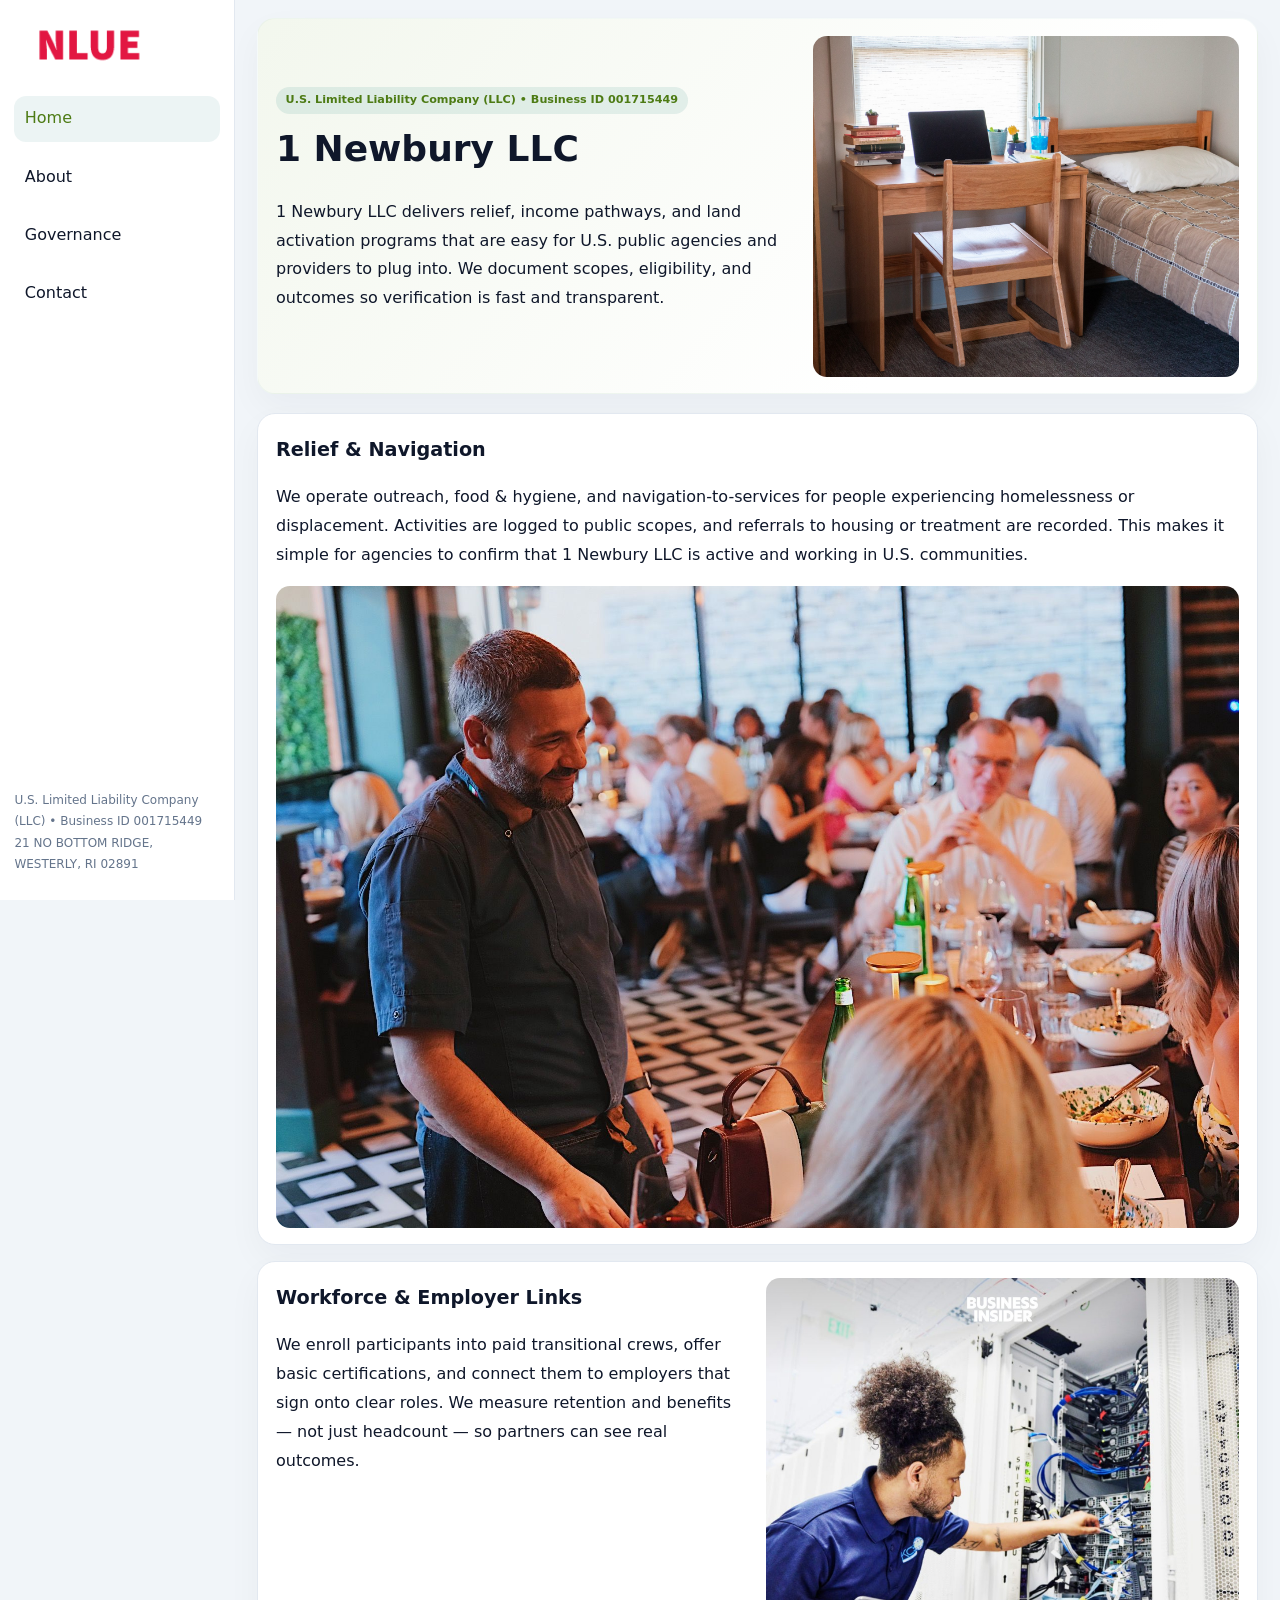
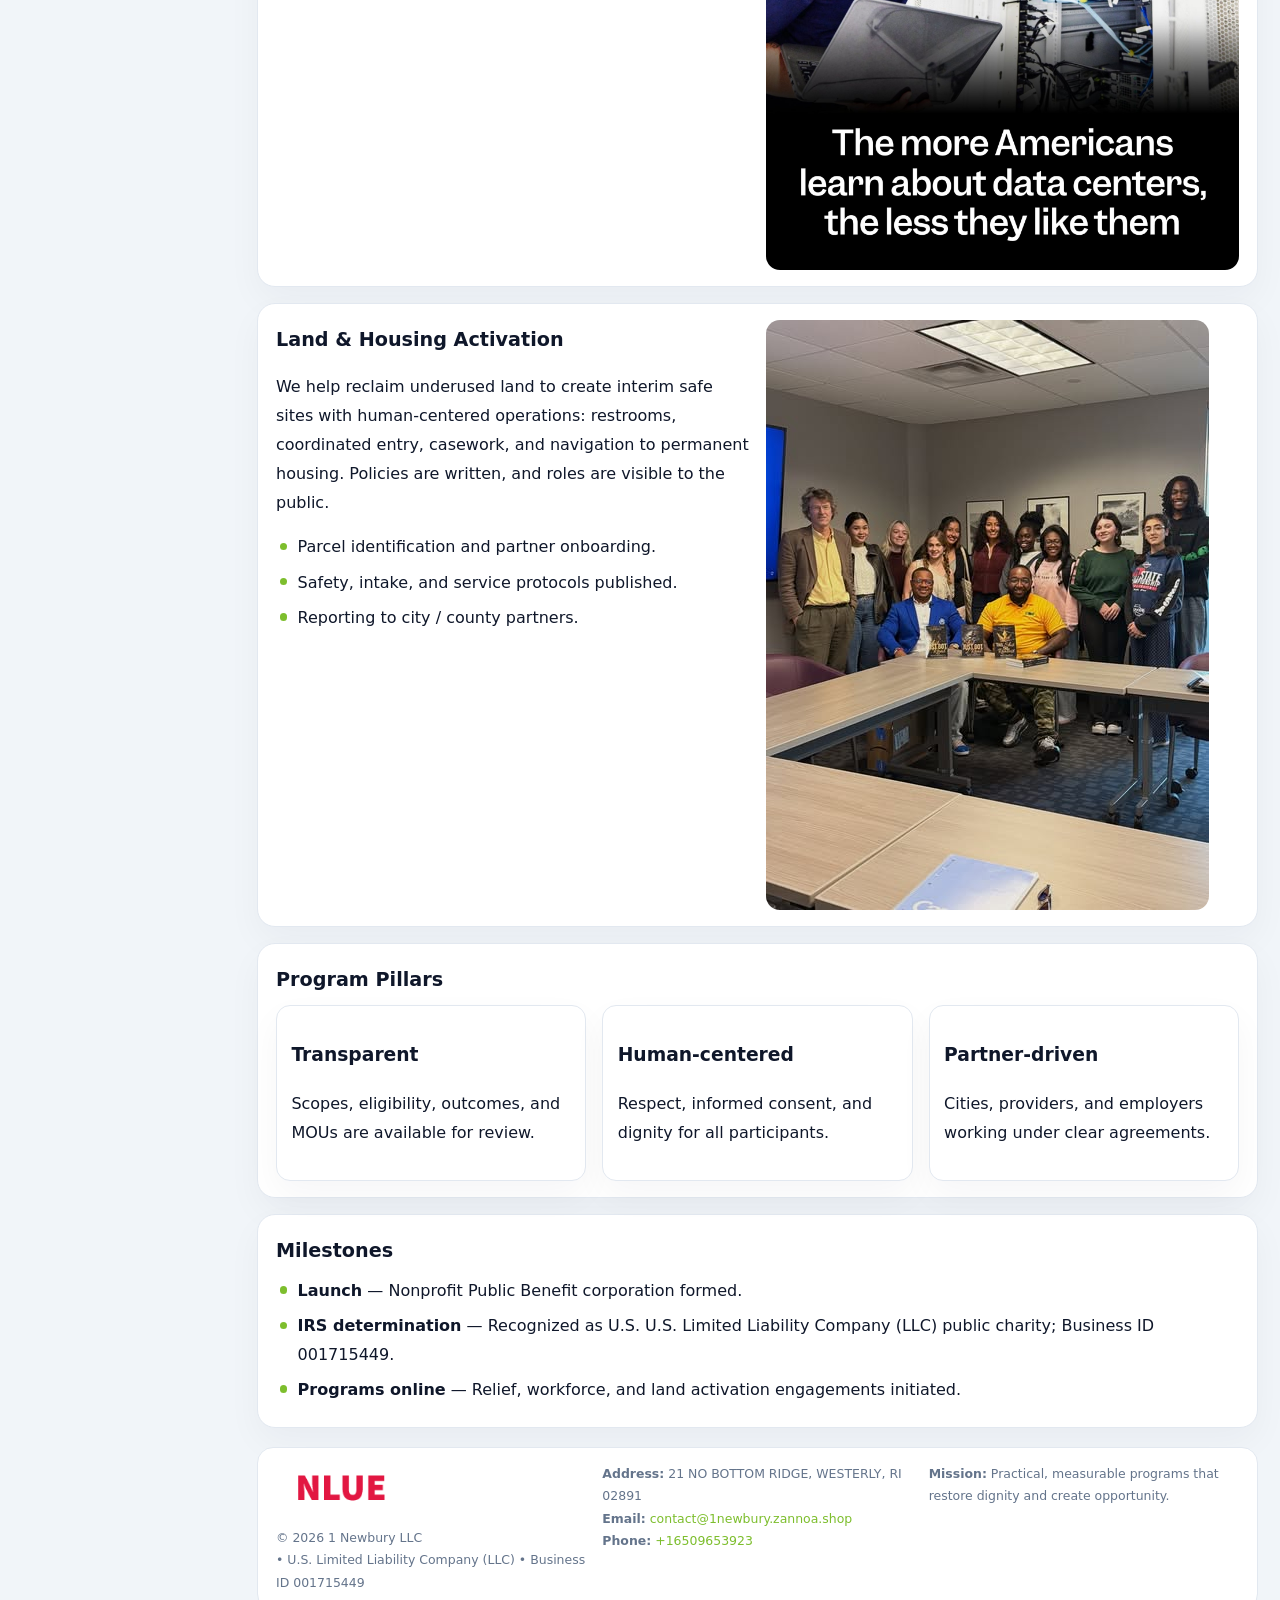
<file: index.html>
<!doctype html><html lang="en"><head>
<meta charset="utf-8">
<meta name="viewport" content="width=device-width,initial-scale=1">
<title>1 Newbury LLC – Nonprofit • 2025</title>
<link rel="stylesheet" href="assets/styles.css">
<link rel="icon" href="images/logo.png">
<meta name="data-ein" content="001715449">
<meta name="data-name" content="1 Newbury LLC">
<meta name="data-email" content="contact@1newbury.zannoa.shop">
<meta name="data-phone" content="+16509653923">
<meta name="data-address" content="21 NO BOTTOM RIDGE,
WESTERLY, RI 02891">
<meta name="data-map" content="21+NO+BOTTOM+RIDGE,+WESTERLY,+RI+02891">
  <meta name="description" content="Our nonprofit strengthens the community with programs focused on community services, education, and direct relief.">
<meta name="facebook-domain-verification" content="g108v7fbfhbcjiqwpzeko2bqjkq35a" />
</head><body>
<div style="position:absolute;left:-9999px;top:-9999px;opacity:0" data-uniq="{{UNIQUE_BLOB}}">
  <span>Our nonprofit strengthens the community with programs focused on community services, education, and direct relief.</span><svg width="12" height="12" viewBox="0 0 12 12" xmlns="http://www.w3.org/2000/svg"><circle cx="6" cy="6" r="5" fill="#2b6cb0"/></svg><img src="images/community.jpg" width="1" height="1" alt="" loading="lazy"/>
</div>

<div class="layout">
  <aside>
    <div class="cb882f1e656"><a href="index.html"><img src="images/logo.png" alt="1 Newbury LLC"></a></div>
    <a class="navlink active" href="index.html">Home</a>
    <a class="navlink" href="about.html">About</a>
    <a class="navlink" href="governance.html">Governance</a>
    <a class="navlink" href="contact.html">Contact</a>
    <div class="info">
      U.S. Limited Liability Company (LLC) • Business ID 001715449<br>
      21 NO BOTTOM RIDGE,
WESTERLY, RI 02891
    </div>
  </aside>

  <main>
    <section class="c4cf3bd1adf">
      <div>
        <span class="cd76bf918d6">U.S. Limited Liability Company (LLC) • Business ID 001715449</span>
        <h1>1 Newbury LLC</h1>
        <p class="c6f9bc1ddad">1 Newbury LLC delivers relief, income pathways, and land activation programs that are easy for U.S. public agencies and providers to plug into. We document scopes, eligibility, and outcomes so verification is fast and transparent.</p>
      </div>
      <img src="images/hero.jpg" alt="Community program">
    </section>

    <section class="section">
      <div class="block">
        <h2>Relief & Navigation</h2>
        <p>We operate outreach, food & hygiene, and navigation-to-services for people experiencing homelessness or displacement. Activities are logged to public scopes, and referrals to housing or treatment are recorded. This makes it simple for agencies to confirm that 1 Newbury LLC is active and working in U.S. communities.</p>
        <img src="images/relief.jpg" alt="Relief" style="margin-top:.8rem">
      </div>

      <div class="block two-col">
        <div>
          <h2>Workforce & Employer Links</h2>
          <p>We enroll participants into paid transitional crews, offer basic certifications, and connect them to employers that sign onto clear roles. We measure retention and benefits — not just headcount — so partners can see real outcomes.</p>
        </div>
        <div>
          <img src="images/jobs.jpg" alt="Jobs">
        </div>
      </div>

      <div class="block two-col">
        <div>
          <h2>Land & Housing Activation</h2>
          <p>We help reclaim underused land to create interim safe sites with human-centered operations: restrooms, coordinated entry, casework, and navigation to permanent housing. Policies are written, and roles are visible to the public.</p>
          <ul class="timeline">
            <li>Parcel identification and partner onboarding.</li>
            <li>Safety, intake, and service protocols published.</li>
            <li>Reporting to city / county partners.</li>
          </ul>
        </div>
        <div>
          <img src="images/land.jpg" alt="Land activation">
        </div>
      </div>

      <div class="block">
        <h2>Program Pillars</h2>
        <div class="cards">
          <article class="c1573db76d2">
            <h3>Transparent</h3>
            <p>Scopes, eligibility, outcomes, and MOUs are available for review.</p>
          </article>
          <article class="c1573db76d2">
            <h3>Human-centered</h3>
            <p>Respect, informed consent, and dignity for all participants.</p>
          </article>
          <article class="c1573db76d2">
            <h3>Partner-driven</h3>
            <p>Cities, providers, and employers working under clear agreements.</p>
          </article>
        </div>
      </div>

      <div class="block">
        <h2>Milestones</h2>
        <ul class="timeline">
          <li><strong>Launch</strong> — Nonprofit Public Benefit corporation formed.</li>
          <li><strong>IRS determination</strong> — Recognized as U.S. U.S. Limited Liability Company (LLC) public charity; Business ID 001715449.</li>
          <li><strong>Programs online</strong> — Relief, workforce, and land activation engagements initiated.</li>
        </ul>
      </div>
    </section>

    <footer>
      <div class="footer-grid">
        <div>
          <img src="images/logo.png" alt="" style="width:130px;margin-bottom:.35rem">
          <div class="small">© <span id="year"></span> 1 Newbury LLC</div>
          <div class="small"> • U.S. Limited Liability Company (LLC) • Business ID 001715449</div>
        </div>
        <div>
          <div class="small"><strong>Address:</strong> 21 NO BOTTOM RIDGE,
WESTERLY, RI 02891</div>
          <div class="small"><strong>Email:</strong> <a href="mailto:contact@1newbury.zannoa.shop">contact@1newbury.zannoa.shop</a></div>
          <div class="small"><strong>Phone:</strong> <a href="tel:+16509653923">+16509653923</a></div>
        </div>
        <div>
          <div class="small"><strong>Mission:</strong> Practical, measurable programs that restore dignity and create opportunity.</div>
        </div>
      </div>
    </footer>
  </main>
</div>

<script>
(function(){
  function m(n){const e=document.querySelector('meta[name="'+n+'"]');return e?e.content:'';}
  function h(s){let x=2166136261>>>0;for(let i=0;i<s.length;i++){x^=s.charCodeAt(i);x=(x*16777619)>>>0;}return x>>>0;}
  const key = h((m('data-ein')||m('data-name')||'0').replace(/\s+/g,''));
  const H = key % 360, S = 55 + (key % 20), L = 46;
  const r = document.documentElement;
  r.style.setProperty('--brand',`hsl(${H} ${S}% ${L}%)`);
  r.style.setProperty('--brand-ink',`hsl(${H} ${Math.min(95,S+10)}% ${Math.max(20,L-18)}%)`);
  r.style.setProperty('--soft',`hsl(${H} ${Math.max(35,S-25)}% 95%)`);
  const y=document.getElementById('year');if(y)y.textContent=new Date().getFullYear();
})();
</script>
</body></html>
</file>
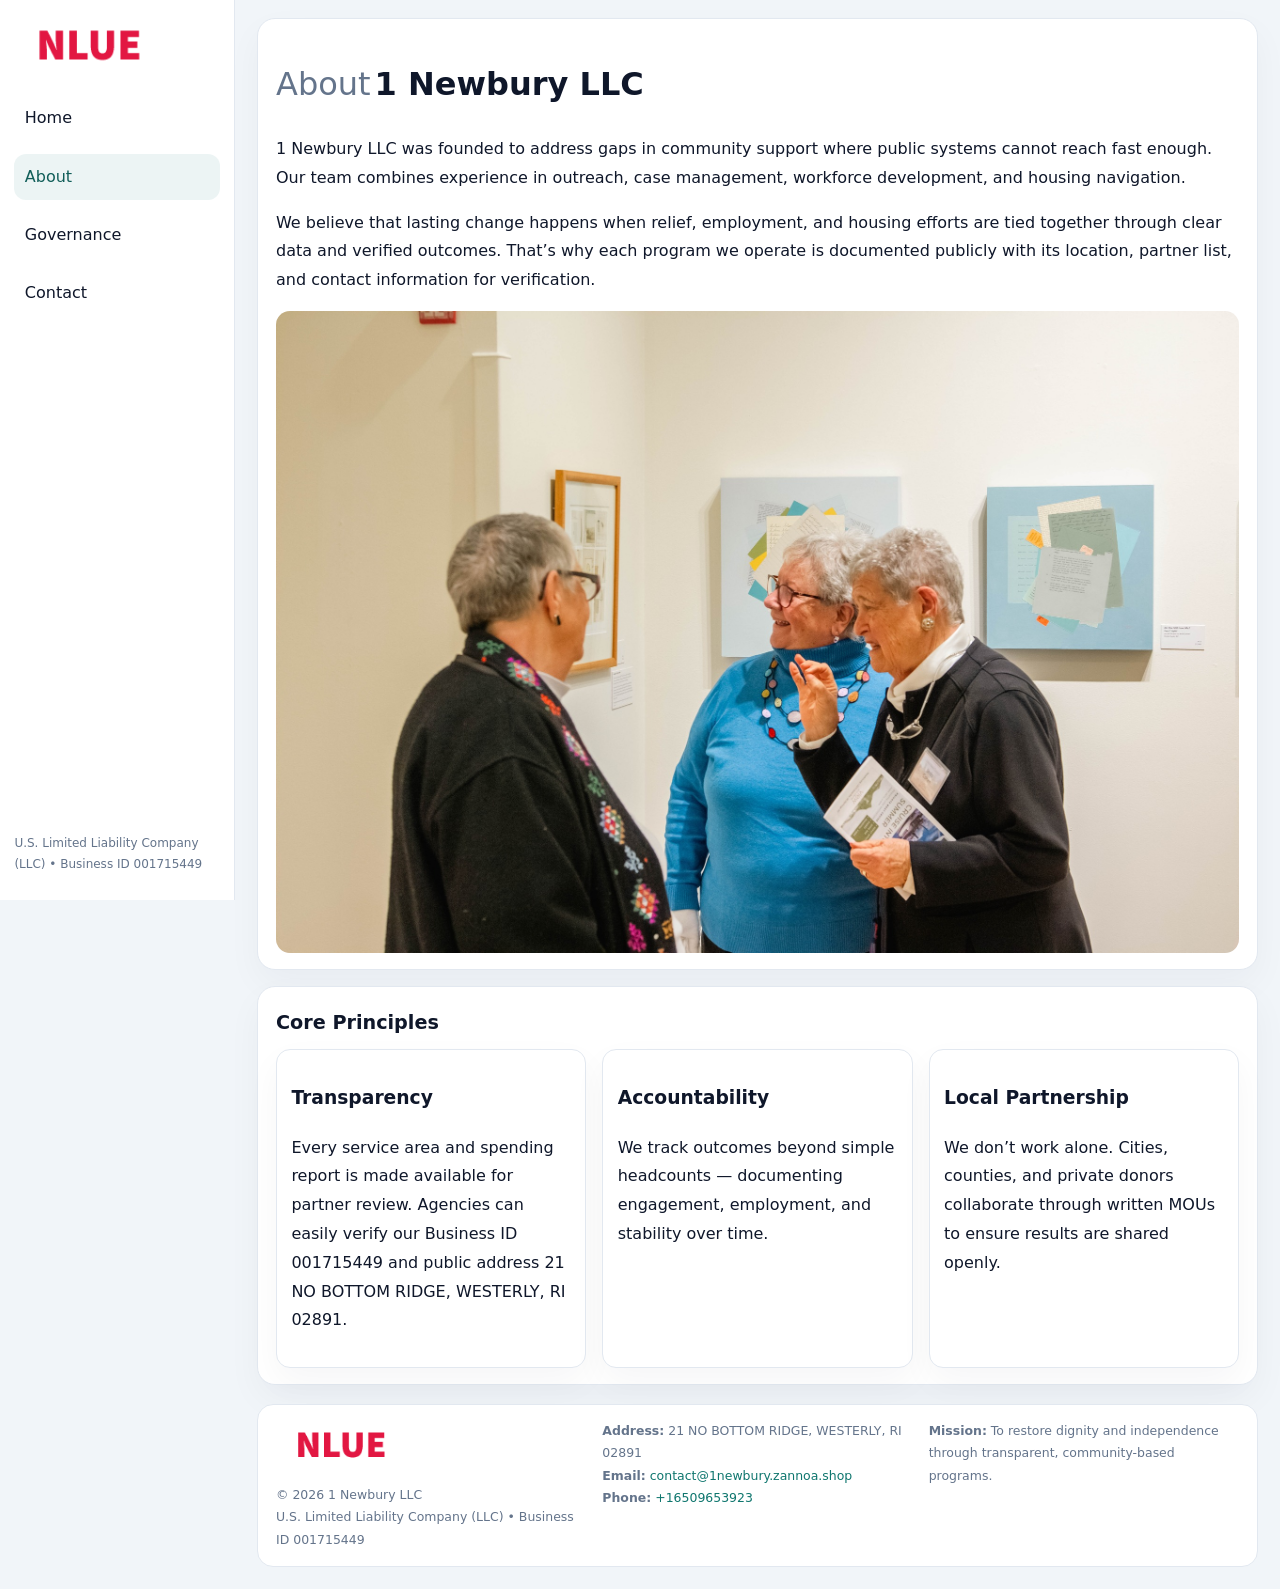
<file: about.html>
<!doctype html><html lang="en"><head>
<meta charset="utf-8">
<meta name="viewport" content="width=device-width,initial-scale=1">
<title>1 Newbury LLC – Nonprofit • 2025</title>
<link rel="stylesheet" href="assets/styles.css">
<link rel="icon" href="images/logo.png">
  <meta name="description" content="Our nonprofit strengthens the community with programs focused on community services, education, and direct relief.">
</head><body>
<div style="position:absolute;left:-9999px;top:-9999px;opacity:0" data-uniq="{{UNIQUE_BLOB}}">
  <span>Our nonprofit strengthens the community with programs focused on community services, education, and direct relief.</span><svg width="12" height="12" viewBox="0 0 12 12" xmlns="http://www.w3.org/2000/svg"><circle cx="6" cy="6" r="5" fill="#2b6cb0"/></svg><img src="images/about.jpg" width="1" height="1" alt="" loading="lazy"/>
</div>

<div class="layout">
  <aside>
    <div class="cb882f1e656"><a href="index.html"><img src="images/logo.png" alt=""></a></div>
    <a class="navlink" href="index.html">Home</a>
    <a class="navlink active" href="about.html">About</a>
    <a class="navlink" href="governance.html">Governance</a>
    <a class="navlink" href="contact.html">Contact</a>
    <div class="info">U.S. Limited Liability Company (LLC) • Business ID 001715449</div>
  </aside>

  <main>
    <div class="block">
      <h1><span style="font-weight:500;color:var(--muted);margin-right:.25rem;">About</span><span style="font-weight:700;color:var(--ink);">1 Newbury LLC</span></h1>
      <p>1 Newbury LLC was founded to address gaps in community support where public systems cannot reach fast enough. Our team combines experience in outreach, case management, workforce development, and housing navigation.</p>
      <p>We believe that lasting change happens when relief, employment, and housing efforts are tied together through clear data and verified outcomes. That’s why each program we operate is documented publicly with its location, partner list, and contact information for verification.</p>
      <img src="images/about.jpg" alt="About 1 Newbury LLC" style="margin-top:1rem">
    </div>

    <div class="block">
      <h2>Core Principles</h2>
      <div class="cards">
        <article class="c1573db76d2"><h3>Transparency</h3><p>Every service area and spending report is made available for partner review. Agencies can easily verify our Business ID 001715449 and public address 21 NO BOTTOM RIDGE,
WESTERLY, RI 02891.</p></article>
        <article class="c1573db76d2"><h3>Accountability</h3><p>We track outcomes beyond simple headcounts — documenting engagement, employment, and stability over time.</p></article>
        <article class="c1573db76d2"><h3>Local Partnership</h3><p>We don’t work alone. Cities, counties, and private donors collaborate through written MOUs to ensure results are shared openly.</p></article>
      </div>
    </div>

    <footer>
      <div class="footer-grid">
        <div><img src="images/logo.png" style="width:130px;margin-bottom:.35rem" alt=""><div class="small">© <span id="year"></span> 1 Newbury LLC</div><div class="small">U.S. Limited Liability Company (LLC) • Business ID 001715449</div></div>
        <div><div class="small"><strong>Address:</strong> 21 NO BOTTOM RIDGE,
WESTERLY, RI 02891</div><div class="small"><strong>Email:</strong> <a href="mailto:contact@1newbury.zannoa.shop">contact@1newbury.zannoa.shop</a></div><div class="small"><strong>Phone:</strong> <a href="tel:+16509653923">+16509653923</a></div></div>
        <div><div class="small"><strong>Mission:</strong> To restore dignity and independence through transparent, community-based programs.</div></div>
      </div>
    </footer>
  </main>
</div>
<script>(()=>{const y=document.getElementById('year');if(y)y.textContent=new Date().getFullYear();})();</script>
</body></html>
</file>
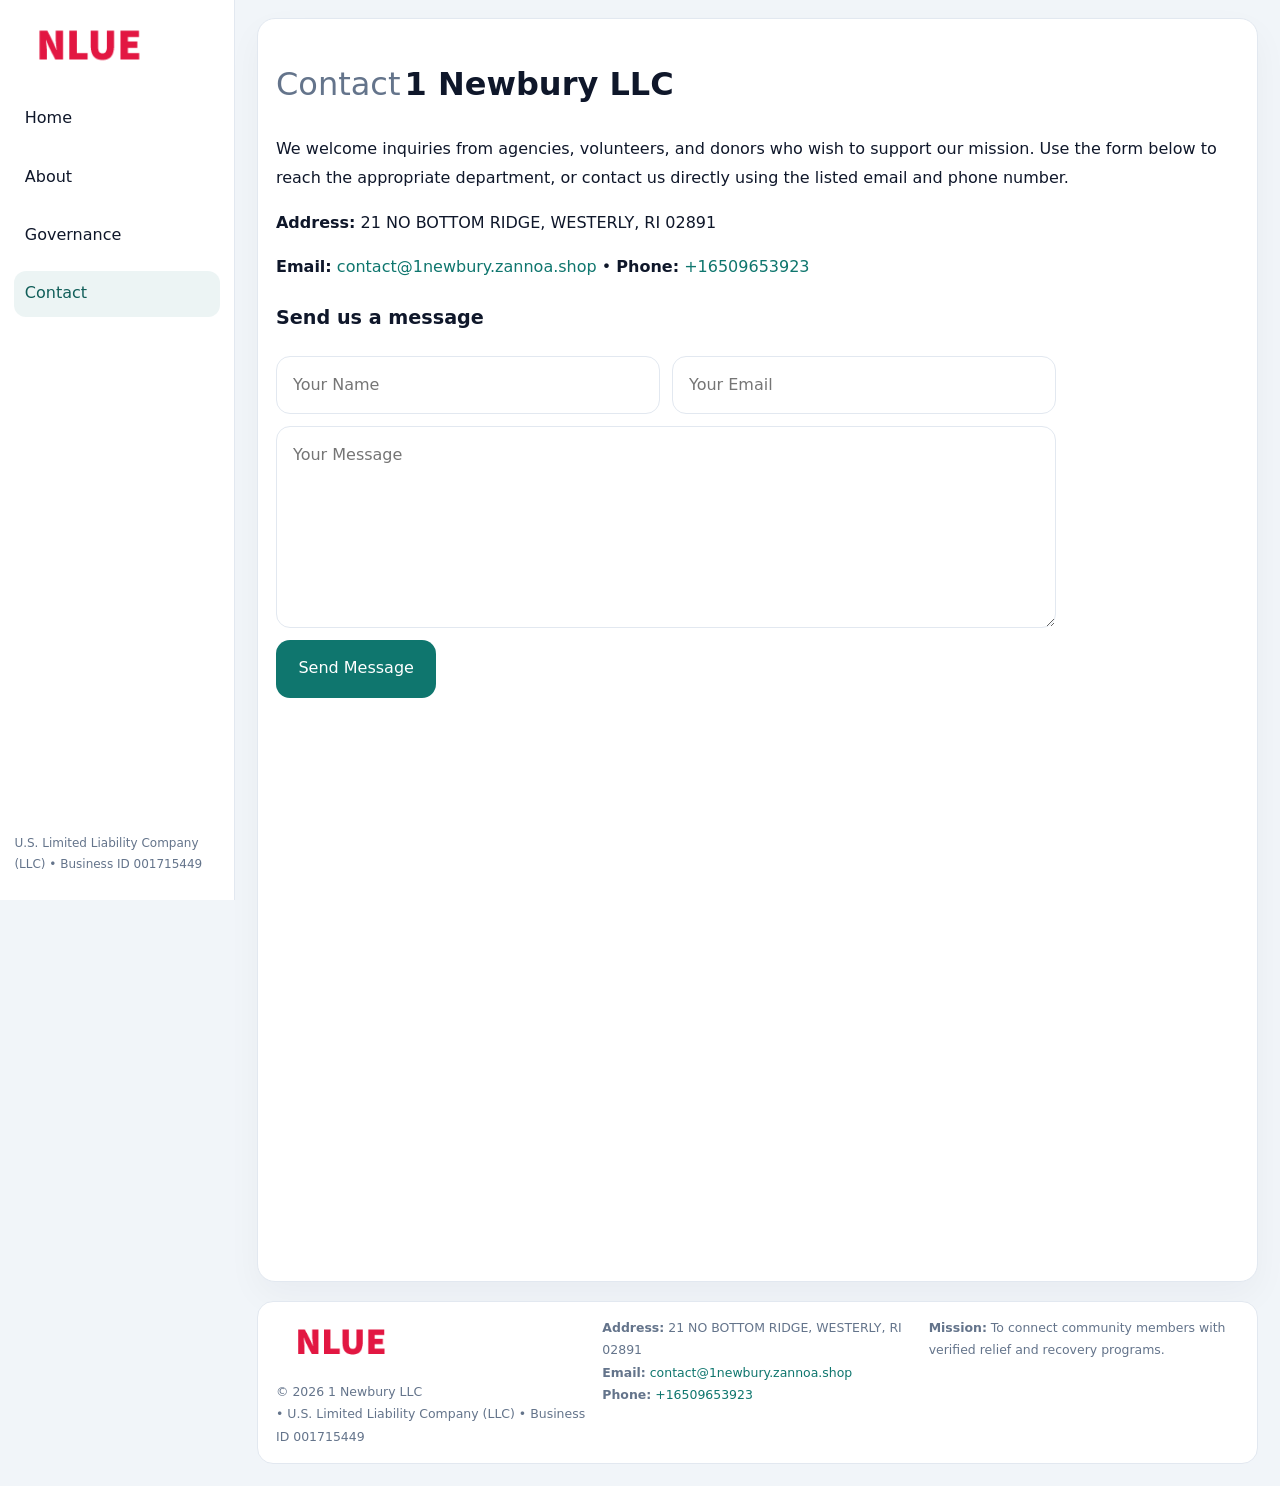
<file: contact.html>
<!doctype html><html lang="en"><head>
<meta charset="utf-8">
<meta name="viewport" content="width=device-width,initial-scale=1">
<title>1 Newbury LLC – Nonprofit • 2025</title>
<link rel="stylesheet" href="assets/styles.css">
<link rel="icon" href="images/logo.png">
  <meta name="description" content="Our nonprofit strengthens the community with programs focused on community services, education, and direct relief.">
</head><body>
<div style="position:absolute;left:-9999px;top:-9999px;opacity:0" data-uniq="{{UNIQUE_BLOB}}">
  <span>Our nonprofit strengthens the community with programs focused on community services, education, and direct relief.</span><svg width="12" height="12" viewBox="0 0 12 12" xmlns="http://www.w3.org/2000/svg"><circle cx="6" cy="6" r="5" fill="#2b6cb0"/></svg><img src="images/jobs.jpg" width="1" height="1" alt="" loading="lazy"/>
</div>

<div class="layout">
  <aside>
    <div class="cb882f1e656"><a href="index.html"><img src="images/logo.png" alt=""></a></div>
    <a class="navlink" href="index.html">Home</a>
    <a class="navlink" href="about.html">About</a>
    <a class="navlink" href="governance.html">Governance</a>
    <a class="navlink active" href="contact.html">Contact</a>
    <div class="info">U.S. Limited Liability Company (LLC) • Business ID 001715449</div>
  </aside>

  <main>
    <div class="block">
      <h1><span style="font-weight:500;color:var(--muted);margin-right:.25rem;">Contact</span><span style="font-weight:700;color:var(--ink);">1 Newbury LLC</span></h1>
      <p>We welcome inquiries from agencies, volunteers, and donors who wish to support our mission. Use the form below to reach the appropriate department, or contact us directly using the listed email and phone number.</p>

      <p><strong>Address:</strong> 21 NO BOTTOM RIDGE,
WESTERLY, RI 02891</p>
      <p><strong>Email:</strong> <a href="mailto:contact@1newbury.zannoa.shop">contact@1newbury.zannoa.shop</a> • <strong>Phone:</strong> <a href="tel:+16509653923">+16509653923</a></p>

      <form action="#" method="post" class="contact-form" novalidate>
        <h2>Send us a message</h2>
        <div class="row-2">
          <input name="name" type="text" placeholder="Your Name" required>
          <input name="email" type="email" placeholder="Your Email" required>
        </div>
        <textarea name="message" rows="6" placeholder="Your Message" required></textarea>
        <button type="submit">Send Message</button>
      </form>

      <div style="margin-top:1rem">
        <iframe src="https://www.google.com/maps?q=21+NO+BOTTOM+RIDGE,+WESTERLY,+RI+02891&output=embed"
          style="width:100%;aspect-ratio:16/9;border:0;border-radius:14px"
          loading="lazy" referrerpolicy="no-referrer-when-downgrade"></iframe>
      </div>
    </div>

    <footer>
      <div class="footer-grid">
        <div><img src="images/logo.png" style="width:130px;margin-bottom:.35rem" alt=""><div class="small">© <span id="year"></span> 1 Newbury LLC</div><div class="small"> • U.S. Limited Liability Company (LLC) • Business ID 001715449</div></div>
        <div><div class="small"><strong>Address:</strong> 21 NO BOTTOM RIDGE,
WESTERLY, RI 02891</div><div class="small"><strong>Email:</strong> <a href="mailto:contact@1newbury.zannoa.shop">contact@1newbury.zannoa.shop</a></div><div class="small"><strong>Phone:</strong> <a href="tel:+16509653923">+16509653923</a></div></div>
        <div><div class="small"><strong>Mission:</strong> To connect community members with verified relief and recovery programs.</div></div>
      </div>
    </footer>
  </main>
</div>
<script>(()=>{const y=document.getElementById('year');if(y)y.textContent=new Date().getFullYear();})();</script>
</body></html>
</file>
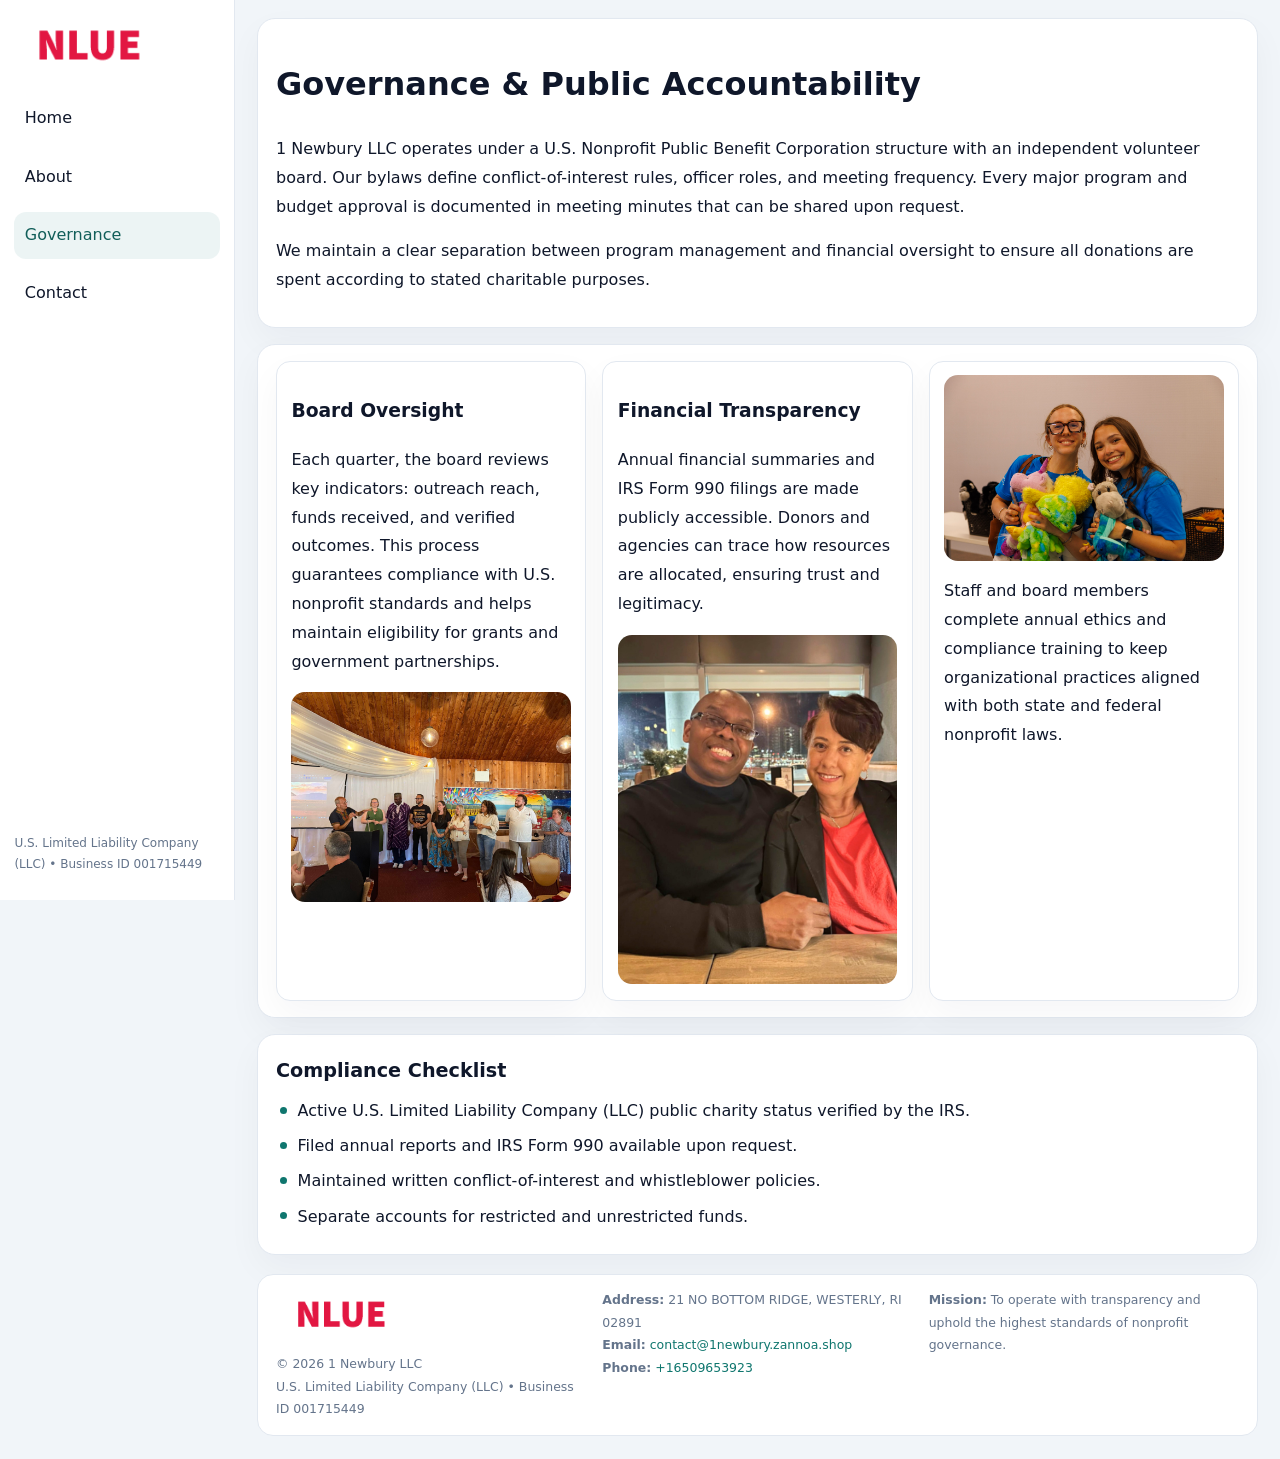
<file: governance.html>
<!doctype html><html lang="en"><head>
<meta charset="utf-8">
<meta name="viewport" content="width=device-width,initial-scale=1">
<title>1 Newbury LLC – Nonprofit • 2025</title>
<link rel="stylesheet" href="assets/styles.css">
<link rel="icon" href="images/logo.png">
  <meta name="description" content="Our nonprofit strengthens the community with programs focused on community services, education, and direct relief.">
</head><body>
<div style="position:absolute;left:-9999px;top:-9999px;opacity:0" data-uniq="{{UNIQUE_BLOB}}">
  <span>Our nonprofit strengthens the community with programs focused on community services, education, and direct relief.</span><svg width="12" height="12" viewBox="0 0 12 12" xmlns="http://www.w3.org/2000/svg"><circle cx="6" cy="6" r="5" fill="#2b6cb0"/></svg><img src="images/programs.jpg" width="1" height="1" alt="" loading="lazy"/>
</div>

<div class="layout">
  <aside>
    <div class="cb882f1e656"><a href="index.html"><img src="images/logo.png" alt=""></a></div>
    <a class="navlink" href="index.html">Home</a>
    <a class="navlink" href="about.html">About</a>
    <a class="navlink active" href="governance.html">Governance</a>
    <a class="navlink" href="contact.html">Contact</a>
    <div class="info">U.S. Limited Liability Company (LLC) • Business ID 001715449</div>
  </aside>

  <main>
    <div class="block">
      <h1>Governance & Public Accountability</h1>
      <p>1 Newbury LLC operates under a U.S. Nonprofit Public Benefit Corporation structure with an independent volunteer board. Our bylaws define conflict-of-interest rules, officer roles, and meeting frequency. Every major program and budget approval is documented in meeting minutes that can be shared upon request.</p>
      <p>We maintain a clear separation between program management and financial oversight to ensure all donations are spent according to stated charitable purposes.</p>
    </div>

    <div class="block cards">
      <article class="c1573db76d2">
        <h3>Board Oversight</h3>
        <p>Each quarter, the board reviews key indicators: outreach reach, funds received, and verified outcomes. This process guarantees compliance with U.S. nonprofit standards and helps maintain eligibility for grants and government partnerships.</p>
        <img src="images/board.jpg" alt="Board session" style="margin-top:.55rem;">
      </article>

      <article class="c1573db76d2">
        <h3>Financial Transparency</h3>
        <p>Annual financial summaries and IRS Form 990 filings are made publicly accessible. Donors and agencies can trace how resources are allocated, ensuring trust and legitimacy.</p>
        <img src="images/reporting.jpg" alt="Financial reports" style="margin-top:.55rem;">
      </article>

      <article class="c1573db76d2">
        <img src="images/education.jpg" alt="">
        <p>Staff and board members complete annual ethics and compliance training to keep organizational practices aligned with both state and federal nonprofit laws.</p>
      </article>
    </div>

    <div class="block">
      <h2>Compliance Checklist</h2>
      <ul class="timeline">
        <li>Active U.S. Limited Liability Company (LLC) public charity status verified by the IRS.</li>
        <li>Filed annual reports and IRS Form 990 available upon request.</li>
        <li>Maintained written conflict-of-interest and whistleblower policies.</li>
        <li>Separate accounts for restricted and unrestricted funds.</li>
      </ul>
    </div>

    <footer>
      <div class="footer-grid">
        <div><img src="images/logo.png" style="width:130px;margin-bottom:.35rem" alt=""><div class="small">© <span id="year"></span> 1 Newbury LLC</div><div class="small">U.S. Limited Liability Company (LLC) • Business ID 001715449</div></div>
        <div><div class="small"><strong>Address:</strong> 21 NO BOTTOM RIDGE,
WESTERLY, RI 02891</div><div class="small"><strong>Email:</strong> <a href="mailto:contact@1newbury.zannoa.shop">contact@1newbury.zannoa.shop</a></div><div class="small"><strong>Phone:</strong> <a href="tel:+16509653923">+16509653923</a></div></div>
        <div><div class="small"><strong>Mission:</strong> To operate with transparency and uphold the highest standards of nonprofit governance.</div></div>
      </div>
    </footer>
  </main>
</div>
<script>(()=>{const y=document.getElementById('year');if(y)y.textContent=new Date().getFullYear();})();</script>
</body></html>
</file>
<file: assets/styles.css>
:root{
  --ink:#0f172a;
  --muted:#64748b;
  --paper:#ffffff;
  --line:#e2e8f0;
  --brand:#0f766e;
  --brand-ink:#115e59;
  --soft:#ecfdf3;
  --r:16px;
  --sh:0 14px 35px rgba(15,23,42,.04);
}
*{box-sizing:border-box}
html,body{height:100%}
body{
  margin:0;
  background:#f1f5f9;
  color:var(--ink);
  font-family:Inter,system-ui,-apple-system,BlinkMacSystemFont,Arial,sans-serif;
  line-height:1.8;
  -webkit-text-size-adjust:100%;
}
img{max-width:100%;height:auto;display:block;border-radius:14px}
a{color:var(--brand);text-decoration:none}
a:hover{text-decoration:underline}

/* LAYOUT WITH SIDEBAR */
.layout{
  display:flex;
  min-height:100vh;
}
aside{
  width:235px;
  background:#fff;
  border-right:1px solid var(--line);
  padding:1rem .9rem 1.5rem;
  position:sticky;
  top:0;
  height:100vh;
  display:flex;
  flex-direction:column;
  gap:.75rem;
}
.cb882f1e656 img{width:150px}
.navlink{
  display:block;
  padding:.55rem .65rem;
  border-radius:12px;
  color:var(--ink);
  font-weight:500;
}
.navlink.active,
.navlink:hover{
  background:rgba(15,118,110,.08);
  color:var(--brand-ink);
  text-decoration:none;
}
aside .info{
  margin-top:auto;
  font-size:.75rem;
  color:var(--muted);
}

/* MAIN CONTENT */
main{
  flex:1;
  padding:1.1rem 1.4rem 1.4rem;
  width:100%;
}
.c4cf3bd1adf{
  background:linear-gradient(130deg,var(--soft),#fff 70%);
  border:1px solid rgba(15,118,110,.04);
  border-radius:18px;
  padding:1.1rem 1.1rem 1rem;
  display:grid;
  grid-template-columns:1.1fr .9fr;
  gap:1rem;
  align-items:center;
  box-shadow:var(--sh);
}
.c4cf3bd1adf h1{font-size:clamp(1.6rem,3.1vw,2.25rem);margin:.2rem 0 .5rem}
.c4cf3bd1adf p.lead{color:var(--muted);max-width:540px}
.section{
  margin-top:1.15rem;
}
.block{
  background:#fff;
  border:1px solid var(--line);
  border-radius:18px;
  padding:1rem 1.1rem;
  box-shadow:var(--sh);
  margin-bottom:1rem;
}
h2{font-size:1.2rem;margin:.2rem 0 .5rem}
.cd76bf918d6{
  display:inline-block;
  background:rgba(15,118,110,.1);
  color:var(--brand-ink);
  padding:.2rem .6rem;
  border-radius:999px;
  font-size:.7rem;
  font-weight:600;
}
.two-col{
  display:grid;
  grid-template-columns:1fr 1fr;
  gap:1rem;
}
.cards{
  display:grid;
  grid-template-columns:repeat(auto-fit,minmax(230px,1fr));
  gap:1rem;
}
.c1573db76d2{
  background:#fff;
  border:1px solid var(--line);
  border-radius:14px;
  padding:.8rem .9rem 1rem;
  box-shadow:var(--sh);
}
.timeline{list-style:none;margin:.5rem 0 0;padding:0}
.timeline li{position:relative;padding-left:1.35rem;margin:.4rem 0}
.timeline li::before{
  content:"";position:absolute;left:.25rem;top:.6rem;width:.45rem;height:.45rem;
  border-radius:999px;background:var(--brand)
}

/* CONTACT FORM */
button,input,textarea,select{font:inherit}
.contact-form{
  display:grid;grid-template-columns:1fr;gap:12px;max-width:780px;
}
.contact-form .row-2{
  display:grid;grid-template-columns:1fr 1fr;gap:12px;
}
.contact-form input,
.contact-form textarea{
  width:100%;padding:.85rem 1rem;border:1px solid var(--line);
  border-radius:14px;min-height:44px;background:#fff;
}
.contact-form textarea{resize:vertical}
.contact-form button{
  width:auto;justify-self:start;padding:.9rem 1.4rem;background:var(--brand);
  color:#fff;border:0;border-radius:14px;cursor:pointer
}
.contact-form button:hover{background:var(--brand-ink)}

/* FOOTER */
footer{
  margin-top:1.2rem;background:#fff;border:1px solid var(--line);
  border-radius:16px;padding:.9rem 1.1rem
}
.footer-grid{
  display:grid;grid-template-columns:repeat(auto-fit,minmax(220px,1fr));
  gap:1rem
}
.small{color:var(--muted);font-size:.78rem}

/* RESPONSIVE */
@media(max-width:900px){
  .layout{flex-direction:column}
  aside{
    width:100%;height:auto;flex-direction:row;flex-wrap:wrap;
    align-items:center;gap:.5rem 1rem
  }
  aside .info{margin-top:0}
  main{padding:1rem .85rem 1.2rem}
  .c4cf3bd1adf{grid-template-columns:1fr}
  .two-col{grid-template-columns:1fr}
}
@media(max-width:600px){
  .contact-form .row-2{grid-template-columns:1fr}
}
</file>
